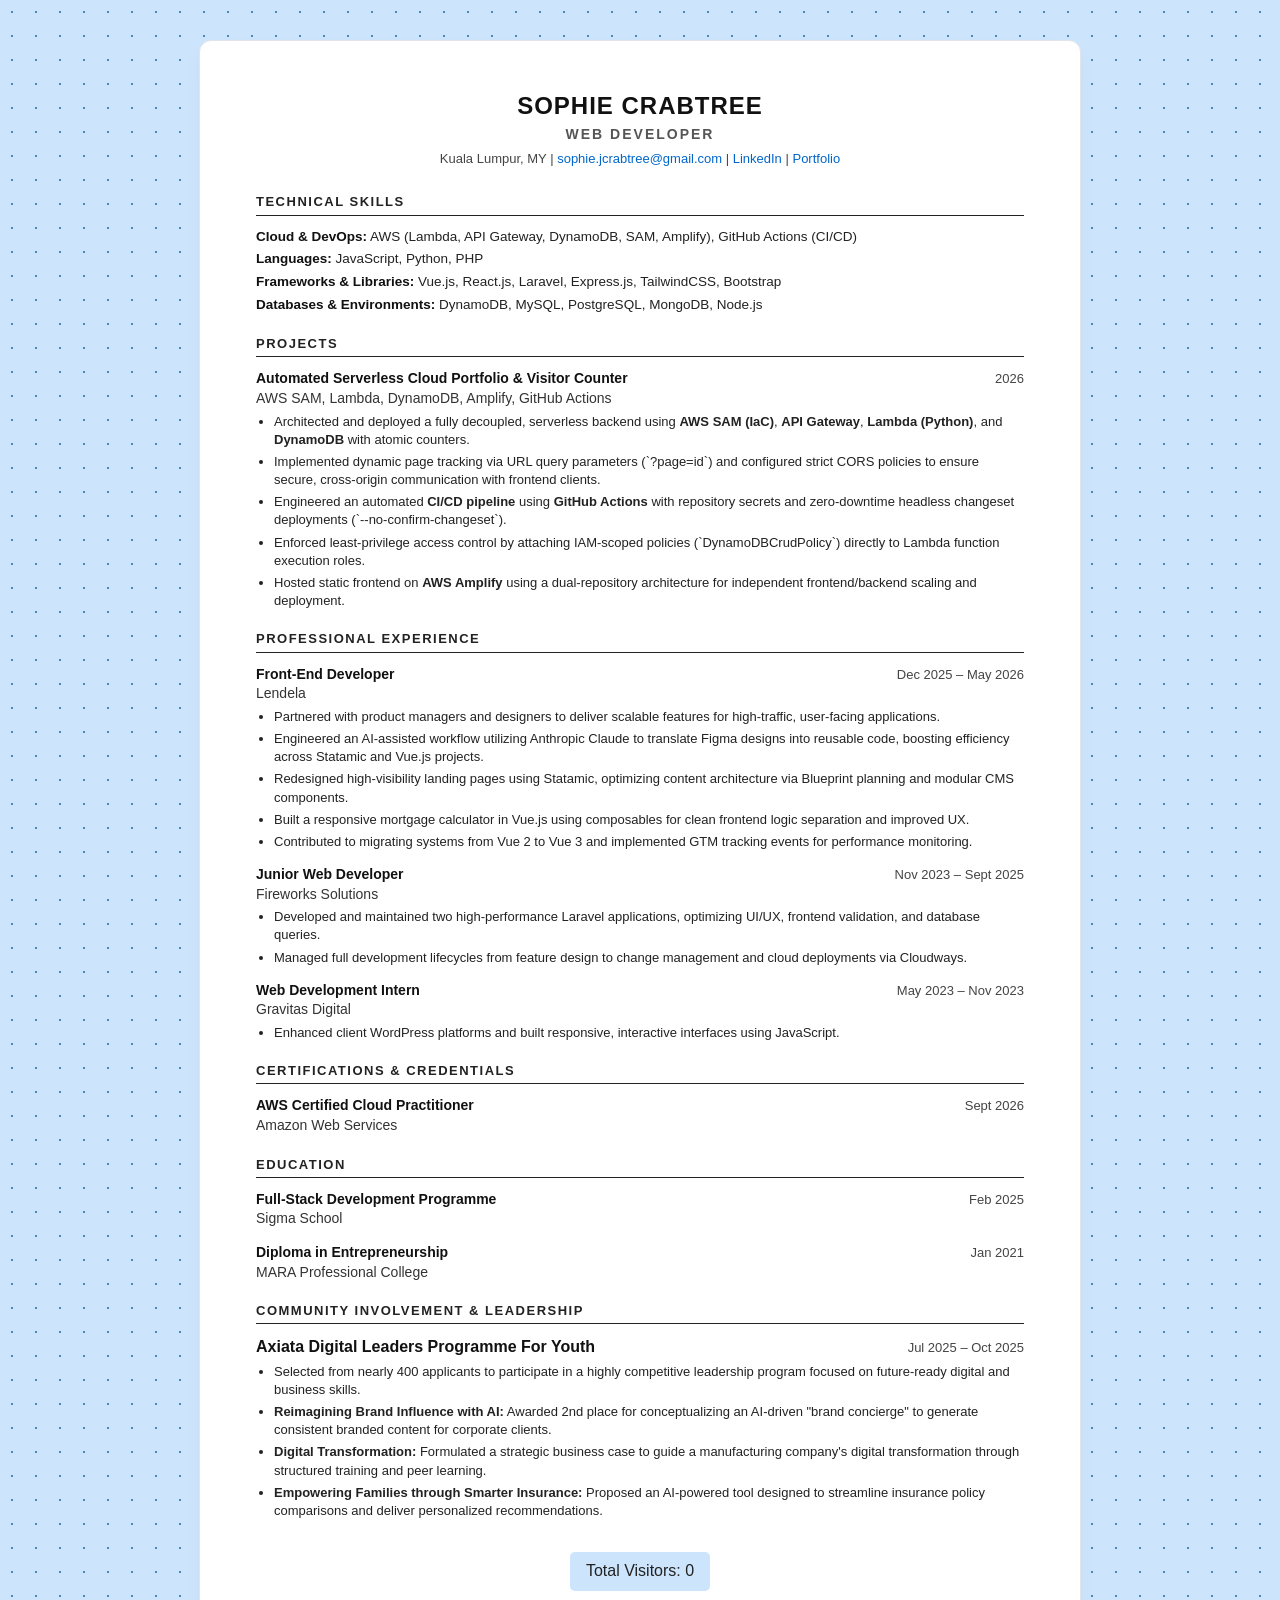
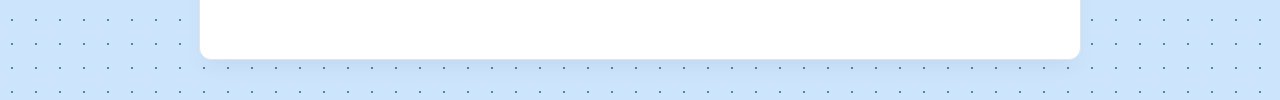
<file: index.html>
<!DOCTYPE html>
<html lang="en">

<head>
  <meta charset="UTF-8">
  <title>Sophie Crabtree - Web Developer Resume</title>
  <link rel="stylesheet" href="styles.css">
</head>

<body>

  <div class="container">
    <header>
      <h1>SOPHIE CRABTREE</h1>
      <div class="subtitle">WEB DEVELOPER</div>
      <div class="contact-info">
        <span>Kuala Lumpur, MY</span> |
        <a href="mailto:sophie.jcrabtree@gmail.com">sophie.jcrabtree@gmail.com</a> |
        <a href="https://www.linkedin.com/in/sophie-crabtree-2a747b251" target="_blank">LinkedIn</a> |
        <a href="https://sophie-crabtree.carrd.co" target="_blank">Portfolio</a>
      </div>
    </header>

    <section>
      <h2>TECHNICAL SKILLS</h2>
      <ul class="skills-list">
        <li><strong>Cloud & DevOps:</strong> AWS (Lambda, API Gateway, DynamoDB, SAM, Amplify), GitHub Actions (CI/CD)</li>
        <li><strong>Languages:</strong> JavaScript, Python, PHP</li>
        <li><strong>Frameworks & Libraries:</strong> Vue.js, React.js, Laravel, Express.js, TailwindCSS, Bootstrap</li>
        <li><strong>Databases & Environments:</strong> DynamoDB, MySQL, PostgreSQL, MongoDB, Node.js</li>
      </ul>
    </section>

    <section>
      <h2>PROJECTS</h2>
      <div class="item-container">
        <div class="item-header">
          <div class="item-title-container">
            <span class="item-title">Automated Serverless Cloud Portfolio & Visitor Counter</span>
            <span class="item-subtitle">AWS SAM, Lambda, DynamoDB, Amplify, GitHub Actions</span>
          </div>
          <span class="item-date">2026</span>
        </div>
        <ul class="bullet-list">
          <li>Architected and deployed a fully decoupled, serverless backend using <strong>AWS SAM (IaC)</strong>,
            <strong>API Gateway</strong>, <strong>Lambda (Python)</strong>, and <strong>DynamoDB</strong> with atomic
            counters.</li>
          <li>Implemented dynamic page tracking via URL query parameters (`?page=id`) and configured strict CORS
            policies to ensure secure, cross-origin communication with frontend clients.</li>
          <li>Engineered an automated <strong>CI/CD pipeline</strong> using <strong>GitHub Actions</strong> with
            repository secrets and zero-downtime headless changeset deployments (`--no-confirm-changeset`).</li>
          <li>Enforced least-privilege access control by attaching IAM-scoped policies (`DynamoDBCrudPolicy`) directly
            to Lambda function execution roles.</li>
          <li>Hosted static frontend on <strong>AWS Amplify</strong> using a dual-repository architecture for
            independent frontend/backend scaling and deployment.</li>
        </ul>
      </div>
    </section>

    <section>
      <h2>PROFESSIONAL EXPERIENCE</h2>

      <div class="item-container">
        <div class="item-header">
          <div class="item-title-container">
            <span class="item-title">Front-End Developer</span>
            <span class="item-subtitle">Lendela</span>
          </div>
          <span class="item-date">Dec 2025 – May 2026</span>
        </div>
        <ul class="bullet-list">
          <li>Partnered with product managers and designers to deliver scalable features for high-traffic, user-facing
            applications.</li>
          <li>Engineered an AI-assisted workflow utilizing Anthropic Claude to translate Figma designs into reusable
            code, boosting efficiency across Statamic and Vue.js projects.</li>
          <li>Redesigned high-visibility landing pages using Statamic, optimizing content architecture via Blueprint
            planning and modular CMS components.</li>
          <li>Built a responsive mortgage calculator in Vue.js using composables for clean frontend logic separation and
            improved UX.</li>
          <li>Contributed to migrating systems from Vue 2 to Vue 3 and implemented GTM tracking events for performance
            monitoring.</li>
        </ul>
      </div>

      <div class="item-container">
        <div class="item-header">
          <div class="item-title-container">
            <span class="item-title">Junior Web Developer</span>
            <span class="item-subtitle">Fireworks Solutions</span>
          </div>
          <span class="item-date">Nov 2023 – Sept 2025</span>
        </div>
        <ul class="bullet-list">
          <li>Developed and maintained two high-performance Laravel applications, optimizing UI/UX, frontend validation,
            and database queries.</li>
          <li>Managed full development lifecycles from feature design to change management and cloud deployments via
            Cloudways.</li>
        </ul>
      </div>

      <div class="item-container">
        <div class="item-header">
          <div class="item-title-container">
            <span class="item-title">Web Development Intern</span>
            <span class="item-subtitle">Gravitas Digital</span>
          </div>
          <span class="item-date">May 2023 – Nov 2023</span>
        </div>
        <ul class="bullet-list">
          <li>Enhanced client WordPress platforms and built responsive, interactive interfaces using JavaScript.</li>
        </ul>
      </div>
    </section>

    <section>
      <h2>CERTIFICATIONS & CREDENTIALS</h2>
      <div class="item-container">
        <div class="item-header">
          <div class="item-title-container">
            <span class="item-title">AWS Certified Cloud Practitioner</span>
            <span class="item-subtitle">Amazon Web Services</span>
          </div>
          <span class="item-date">Sept 2026</span>
        </div>
      </div>
    </section>

    <section>
      <h2>EDUCATION</h2>
      <div class="item-container">
        <div class="item-header">
          <div class="item-title-container">
            <span class="item-title">Full-Stack Development Programme</span>
            <span class="item-subtitle">Sigma School</span>
          </div>
          <span class="item-date">Feb 2025</span>
        </div>
      </div>
      <div class="item-container">
        <div class="item-header">
          <div class="item-title-container">
            <span class="item-title">Diploma in Entrepreneurship</span>
            <span class="item-subtitle">MARA Professional College</span>
          </div>
          <span class="item-date">Jan 2021</span>
        </div>
      </div>
    </section>

    <section>
      <h2>COMMUNITY INVOLVEMENT & LEADERSHIP</h2>
      <div class="item-container">
        <div class="item-header">
          <span class="item-title">Axiata Digital Leaders Programme For Youth</span>
          <span class="item-date">Jul 2025 – Oct 2025</span>
        </div>
        <ul class="bullet-list">
          <li>Selected from nearly 400 applicants to participate in a highly competitive leadership program focused on
            future-ready digital and business skills.</li>
          <li><strong>Reimagining Brand Influence with AI:</strong> Awarded 2nd place for conceptualizing an AI-driven
            "brand concierge" to generate consistent branded content for corporate clients.</li>
          <li><strong>Digital Transformation:</strong> Formulated a strategic business case to guide a manufacturing
            company's digital transformation through structured training and peer learning.</li>
          <li><strong>Empowering Families through Smarter Insurance:</strong> Proposed an AI-powered tool designed to
            streamline insurance policy comparisons and deliver personalized recommendations.</li>
        </ul>
      </div>
    </section>

    <section>
      <p class="visitor-count">Total Visitors: <span id="visitor-count">Loading...</span></p>
    </section>
  </div>

  <script src="./script.js"></script>
</body>

</html>
</file>
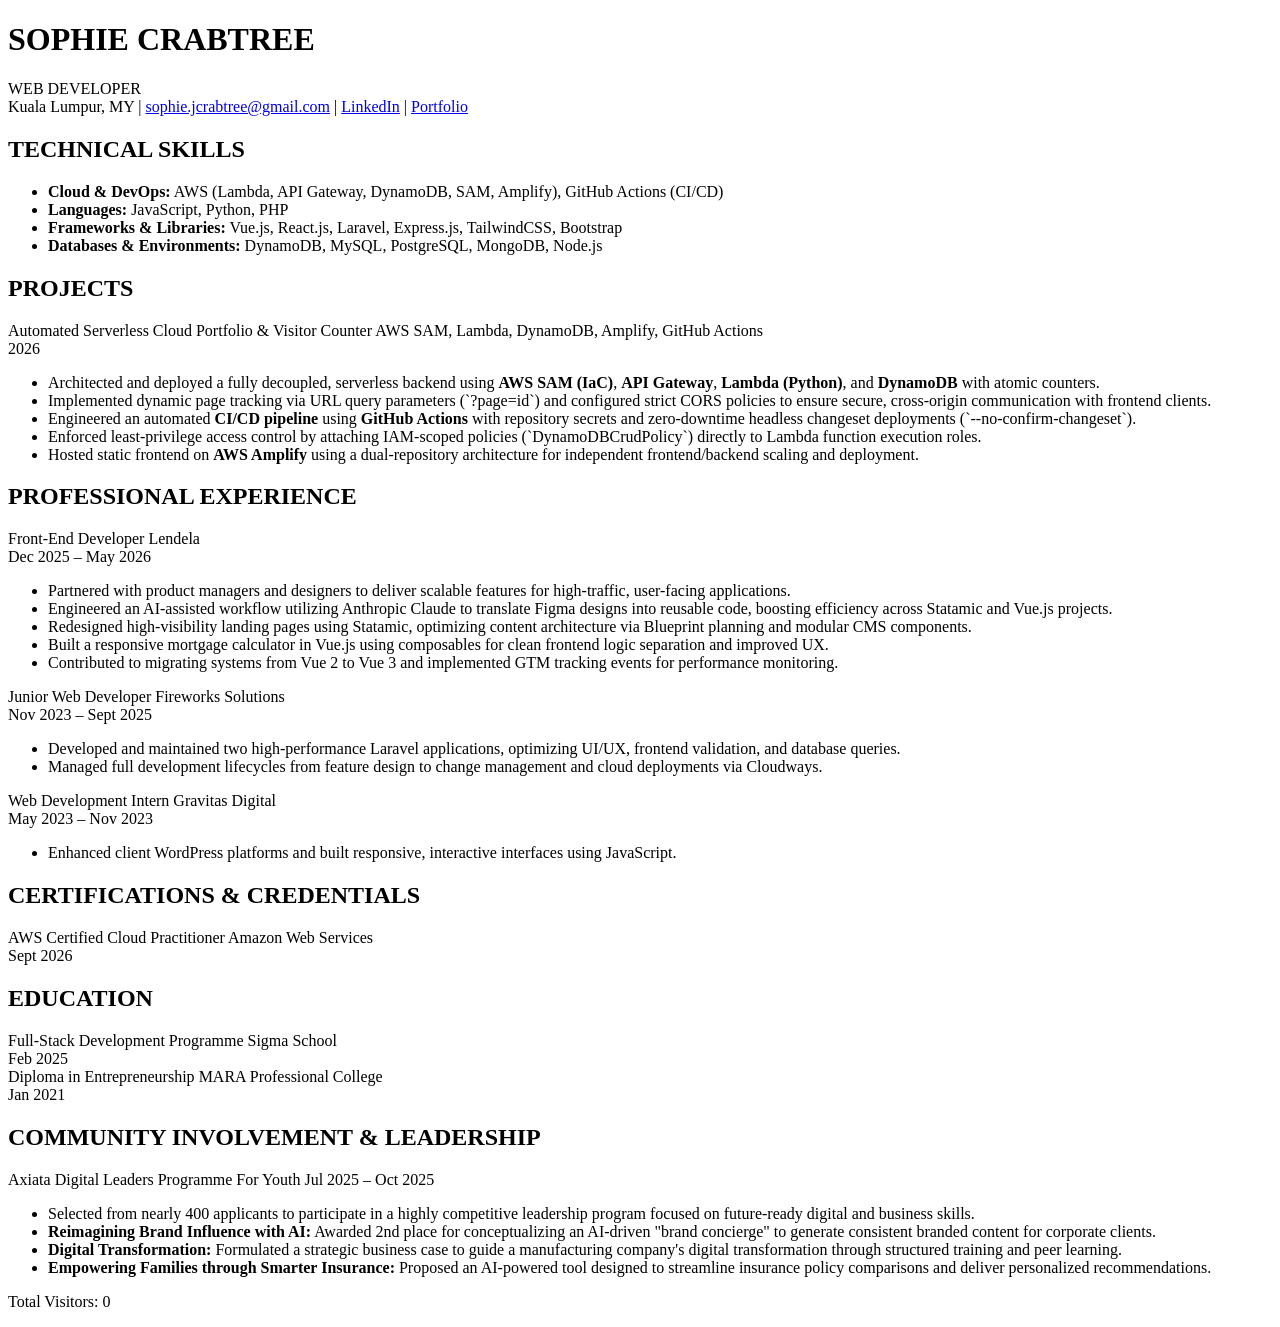
<file: resume.html>
<!DOCTYPE html>
<html lang="en">

<head>
  <meta charset="UTF-8">
  <title>Sophie Crabtree - Web Developer Resume</title>
  <style src="./styles.css"></style>
</head>

<body>

  <div class="container">
    <header>
      <h1>SOPHIE CRABTREE</h1>
      <div class="subtitle">WEB DEVELOPER</div>
      <div class="contact-info">
        <span>Kuala Lumpur, MY</span> |
        <a href="mailto:sophie.jcrabtree@gmail.com">sophie.jcrabtree@gmail.com</a> |
        <a href="https://www.linkedin.com/in/sophie-crabtree-2a747b251" target="_blank">LinkedIn</a> |
        <a href="https://sophie-crabtree.carrd.co" target="_blank">Portfolio</a>
      </div>
    </header>

    <section>
      <h2>TECHNICAL SKILLS</h2>
      <ul class="skills-list">
        <li><strong>Cloud & DevOps:</strong> AWS (Lambda, API Gateway, DynamoDB, SAM, Amplify), GitHub Actions (CI/CD)</li>
        <li><strong>Languages:</strong> JavaScript, Python, PHP</li>
        <li><strong>Frameworks & Libraries:</strong> Vue.js, React.js, Laravel, Express.js, TailwindCSS, Bootstrap</li>
        <li><strong>Databases & Environments:</strong> DynamoDB, MySQL, PostgreSQL, MongoDB, Node.js</li>
      </ul>
    </section>

    <section>
      <h2>PROJECTS</h2>
      <div class="item-container">
        <div class="item-header">
          <div class="item-title-container">
            <span class="item-title">Automated Serverless Cloud Portfolio & Visitor Counter</span>
            <span class="item-subtitle">AWS SAM, Lambda, DynamoDB, Amplify, GitHub Actions</span>
          </div>
          <span class="item-date">2026</span>
        </div>
        <ul class="bullet-list">
          <li>Architected and deployed a fully decoupled, serverless backend using <strong>AWS SAM (IaC)</strong>,
            <strong>API Gateway</strong>, <strong>Lambda (Python)</strong>, and <strong>DynamoDB</strong> with atomic
            counters.</li>
          <li>Implemented dynamic page tracking via URL query parameters (`?page=id`) and configured strict CORS
            policies to ensure secure, cross-origin communication with frontend clients.</li>
          <li>Engineered an automated <strong>CI/CD pipeline</strong> using <strong>GitHub Actions</strong> with
            repository secrets and zero-downtime headless changeset deployments (`--no-confirm-changeset`).</li>
          <li>Enforced least-privilege access control by attaching IAM-scoped policies (`DynamoDBCrudPolicy`) directly
            to Lambda function execution roles.</li>
          <li>Hosted static frontend on <strong>AWS Amplify</strong> using a dual-repository architecture for
            independent frontend/backend scaling and deployment.</li>
        </ul>
      </div>
    </section>

    <section>
      <h2>PROFESSIONAL EXPERIENCE</h2>

      <div class="item-container">
        <div class="item-header">
          <div class="item-title-container">
            <span class="item-title">Front-End Developer</span>
            <span class="item-subtitle">Lendela</span>
          </div>
          <span class="item-date">Dec 2025 – May 2026</span>
        </div>
        <ul class="bullet-list">
          <li>Partnered with product managers and designers to deliver scalable features for high-traffic, user-facing
            applications.</li>
          <li>Engineered an AI-assisted workflow utilizing Anthropic Claude to translate Figma designs into reusable
            code, boosting efficiency across Statamic and Vue.js projects.</li>
          <li>Redesigned high-visibility landing pages using Statamic, optimizing content architecture via Blueprint
            planning and modular CMS components.</li>
          <li>Built a responsive mortgage calculator in Vue.js using composables for clean frontend logic separation and
            improved UX.</li>
          <li>Contributed to migrating systems from Vue 2 to Vue 3 and implemented GTM tracking events for performance
            monitoring.</li>
        </ul>
      </div>

      <div class="item-container">
        <div class="item-header">
          <div class="item-title-container">
            <span class="item-title">Junior Web Developer</span>
            <span class="item-subtitle">Fireworks Solutions</span>
          </div>
          <span class="item-date">Nov 2023 – Sept 2025</span>
        </div>
        <ul class="bullet-list">
          <li>Developed and maintained two high-performance Laravel applications, optimizing UI/UX, frontend validation,
            and database queries.</li>
          <li>Managed full development lifecycles from feature design to change management and cloud deployments via
            Cloudways.</li>
        </ul>
      </div>

      <div class="item-container">
        <div class="item-header">
          <div class="item-title-container">
            <span class="item-title">Web Development Intern</span>
            <span class="item-subtitle">Gravitas Digital</span>
          </div>
          <span class="item-date">May 2023 – Nov 2023</span>
        </div>
        <ul class="bullet-list">
          <li>Enhanced client WordPress platforms and built responsive, interactive interfaces using JavaScript.</li>
        </ul>
      </div>
    </section>

    <section>
      <h2>CERTIFICATIONS & CREDENTIALS</h2>
      <div class="item-container">
        <div class="item-header">
          <div class="item-title-container">
            <span class="item-title">AWS Certified Cloud Practitioner</span>
            <span class="item-subtitle">Amazon Web Services</span>
          </div>
          <span class="item-date">Sept 2026</span>
        </div>
      </div>
    </section>

    <section>
      <h2>EDUCATION</h2>
      <div class="item-container">
        <div class="item-header">
          <div class="item-title-container">
            <span class="item-title">Full-Stack Development Programme</span>
            <span class="item-subtitle">Sigma School</span>
          </div>
          <span class="item-date">Feb 2025</span>
        </div>
      </div>
      <div class="item-container">
        <div class="item-header">
          <div class="item-title-container">
            <span class="item-title">Diploma in Entrepreneurship</span>
            <span class="item-subtitle">MARA Professional College</span>
          </div>
          <span class="item-date">Jan 2021</span>
        </div>
      </div>
    </section>

    <section>
      <h2>COMMUNITY INVOLVEMENT & LEADERSHIP</h2>
      <div class="item-container">
        <div class="item-header">
          <span class="item-title">Axiata Digital Leaders Programme For Youth</span>
          <span class="item-date">Jul 2025 – Oct 2025</span>
        </div>
        <ul class="bullet-list">
          <li>Selected from nearly 400 applicants to participate in a highly competitive leadership program focused on
            future-ready digital and business skills.</li>
          <li><strong>Reimagining Brand Influence with AI:</strong> Awarded 2nd place for conceptualizing an AI-driven
            "brand concierge" to generate consistent branded content for corporate clients.</li>
          <li><strong>Digital Transformation:</strong> Formulated a strategic business case to guide a manufacturing
            company's digital transformation through structured training and peer learning.</li>
          <li><strong>Empowering Families through Smarter Insurance:</strong> Proposed an AI-powered tool designed to
            streamline insurance policy comparisons and deliver personalized recommendations.</li>
        </ul>
      </div>
    </section>

    <section>
      <p>Total Visitors: <span id="visitor-count">Loading...</span></p>
    </section>
  </div>

  <script src="./script.js"></script>
</body>

</html>
</file>
<file: styles.css>
body {
  font-family: -apple-system, BlinkMacSystemFont, "Segoe UI", Roboto, Helvetica, Arial, sans-serif;
  color: #222;
  line-height: 1.4;
  margin: 0;
  padding: 40px 20px;
  background: #cce5fc;
  background-image: radial-gradient(#4d88b3 1px, transparent 1px);
  background-size: 24px 24px;
  min-height: 100vh;
}

.container {
  max-width: 768px;
  margin: 0 auto;
  background-color: #ffffff;
  border-radius: 12px;
  border: 1px solid #e1e4e8;
  padding: 48px 56px;
  box-shadow: 0 10px 25px -5px rgba(0, 0, 0, 0.05), 0 8px 10px -6px rgba(0, 0, 0, 0.01);
}

header {
    text-align: center;
    margin-bottom: 25px;
}

h1 {
    font-size: 24px;
    font-weight: 700;
    letter-spacing: 1px;
    margin: 0 0 2px 0;
    color: #111;
}

.subtitle {
    font-size: 14px;
    font-weight: 600;
    letter-spacing: 2px;
    color: #555;
    margin: 0 0 6px 0;
}

.contact-info {
    font-size: 13px;
    color: #444;
    margin-bottom: 20px;
}

.contact-info a {
    color: #0066cc;
    text-decoration: none;
}

.contact-info a:hover {
    text-decoration: underline;
}

section {
    margin-bottom: 20px;
}

h2 {
    font-size: 13px;
    font-weight: 700;
    letter-spacing: 1.5px;
    color: #222;
    border-bottom: 1.5px solid #222;
    padding-bottom: 3px;
    margin-bottom: 12px;
    text-transform: uppercase;
}

.skills-list {
    margin: 0;
    padding-left: 0;
    list-style: none;
    font-size: 13.5px;
}

.skills-list li {
    margin-bottom: 4px;
}

.skills-list strong {
    color: #111;
}

.item-container {
    margin-bottom: 14px;
}

.item-header {
    display: flex;
    justify-content: space-between;
    align-items: baseline;
    margin-bottom: 2px;
}

.item-title-container {
    font-size: 14px;
}

.item-title {
    font-weight: 700;
    color: #111;
}

.item-subtitle {
    font-weight: 400;
    color: #333;
    display: block;
}

.item-date {
    font-size: 13px;
    color: #444;
    font-weight: 500;
    white-space: nowrap;
}

ul.bullet-list {
    margin: 4px 0 0 0;
    padding-left: 18px;
    font-size: 13px;
}

ul.bullet-list li {
    margin-bottom: 4px;
}

.visitor-count {
    font-weight: 500;
    margin: 2em auto 0 auto;
    background: #cce5fc;
    width: fit-content;
    padding: .5em 1em;
    border-radius: 5px;
}
</file>
